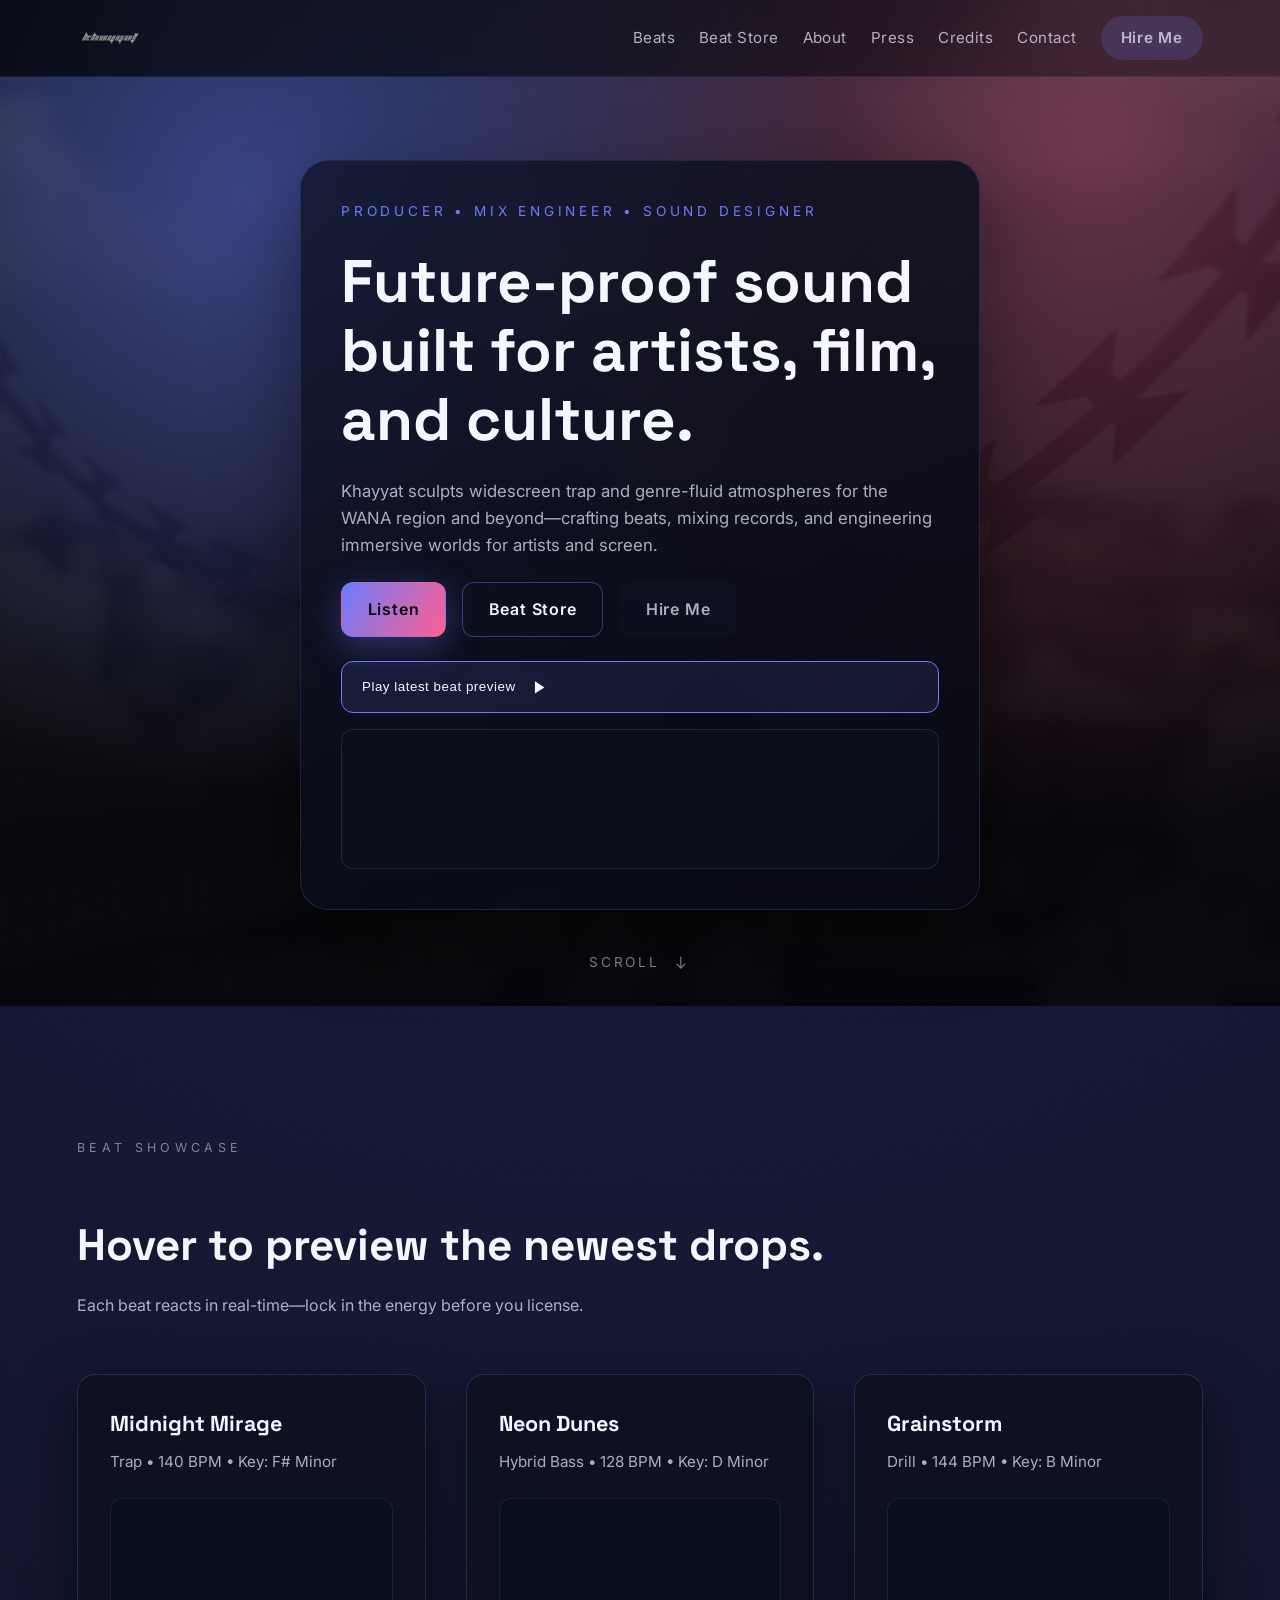
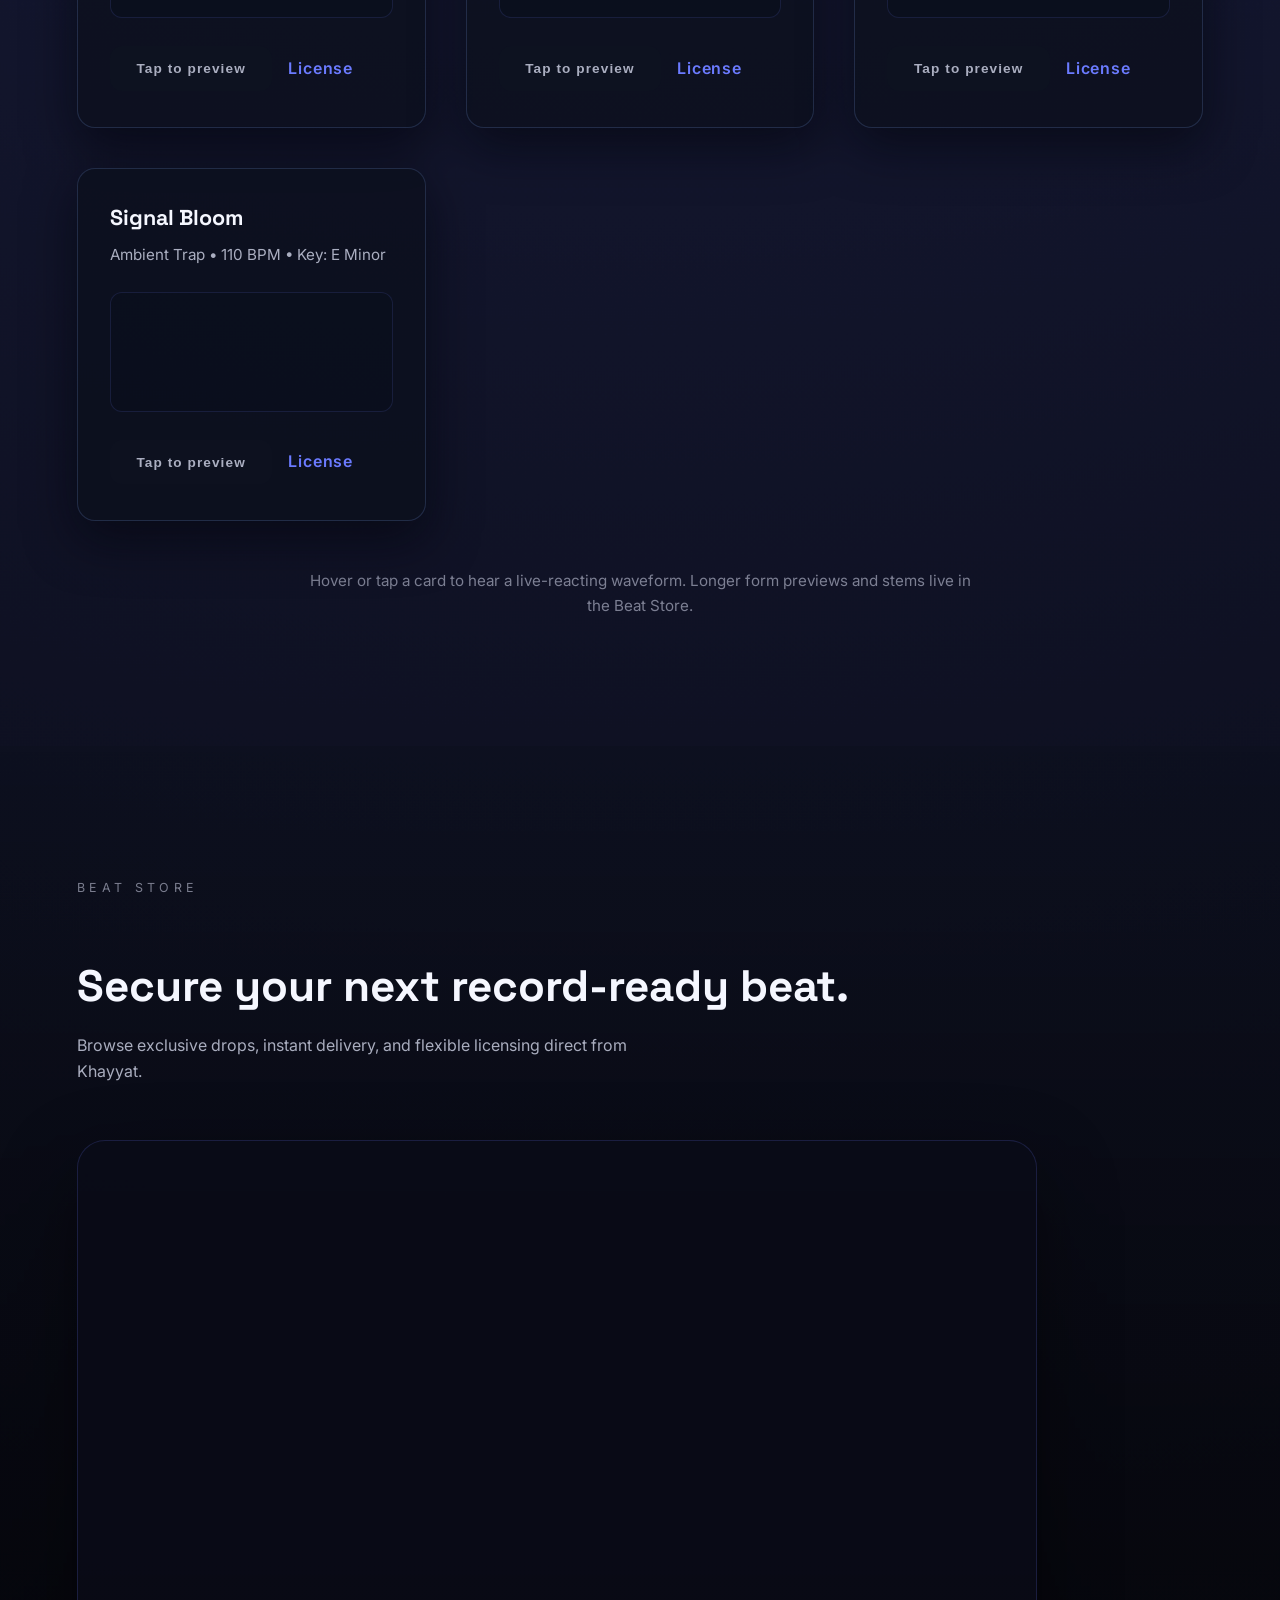
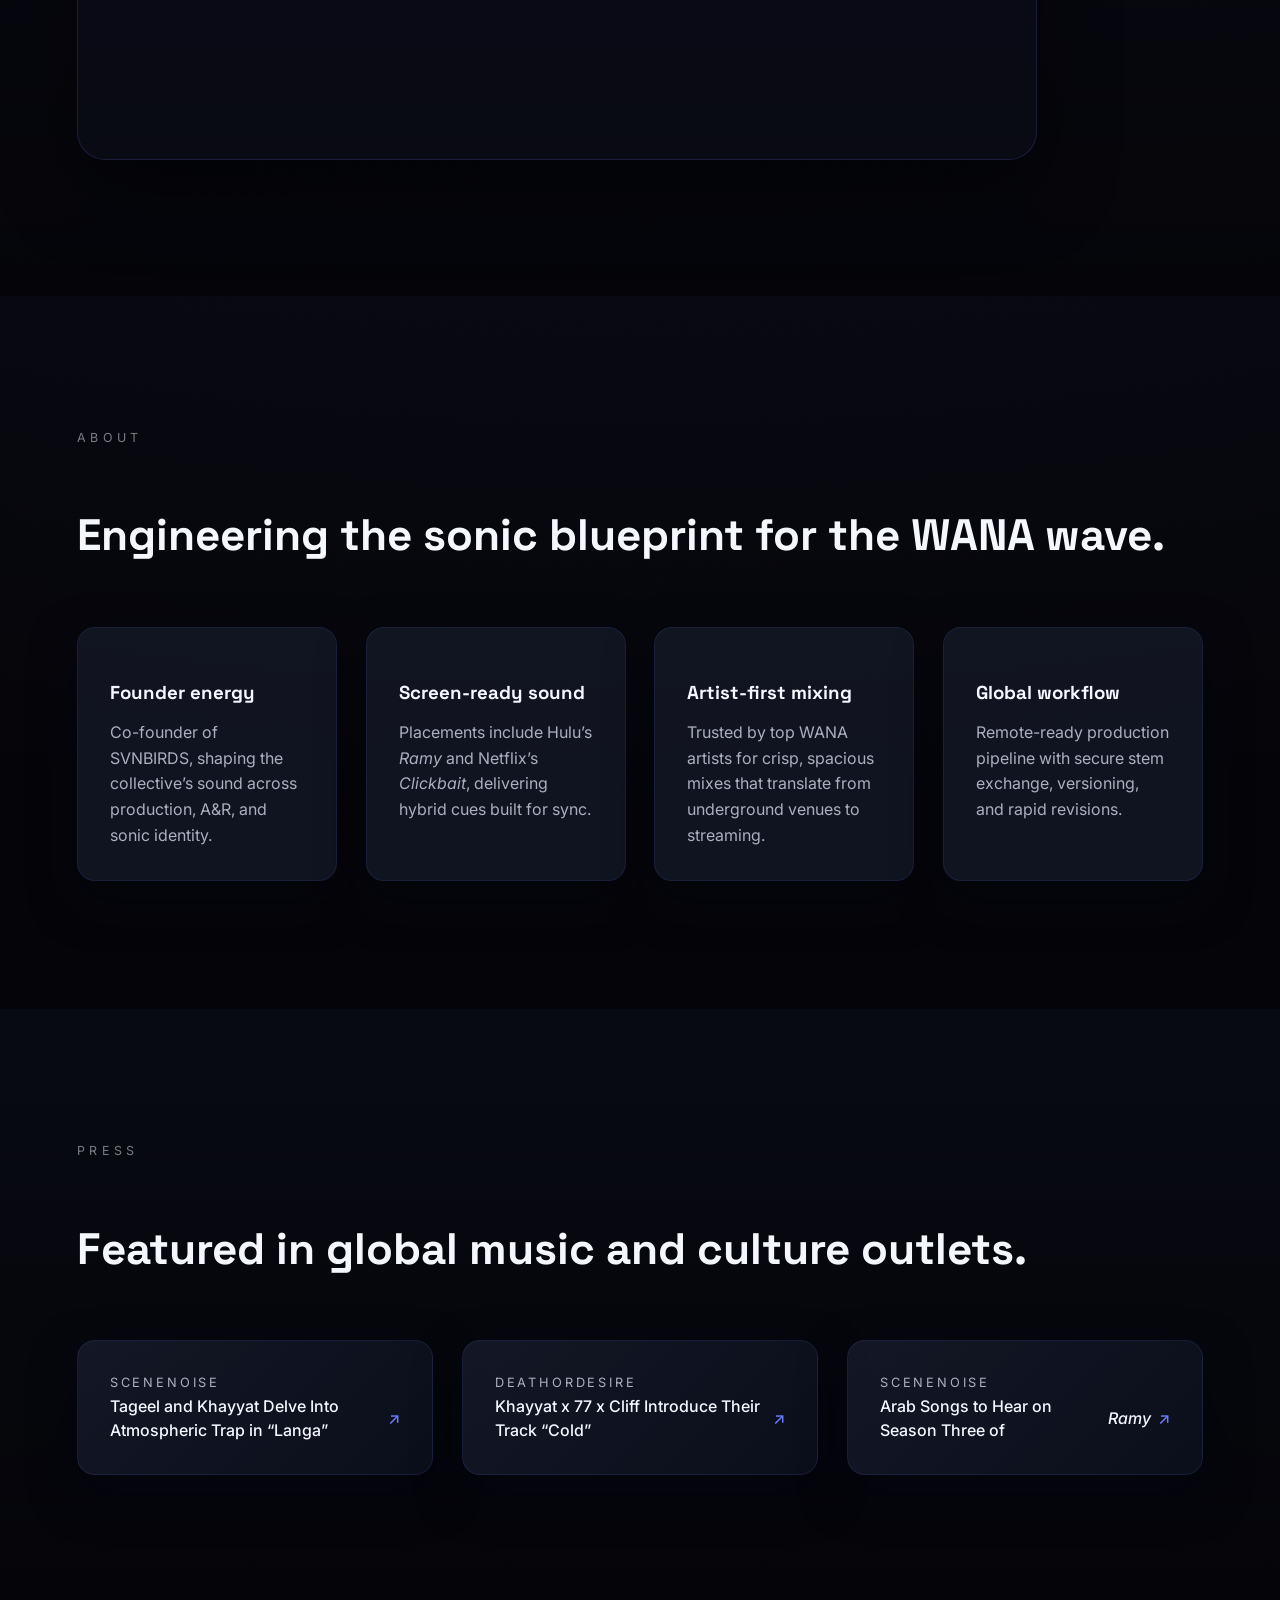
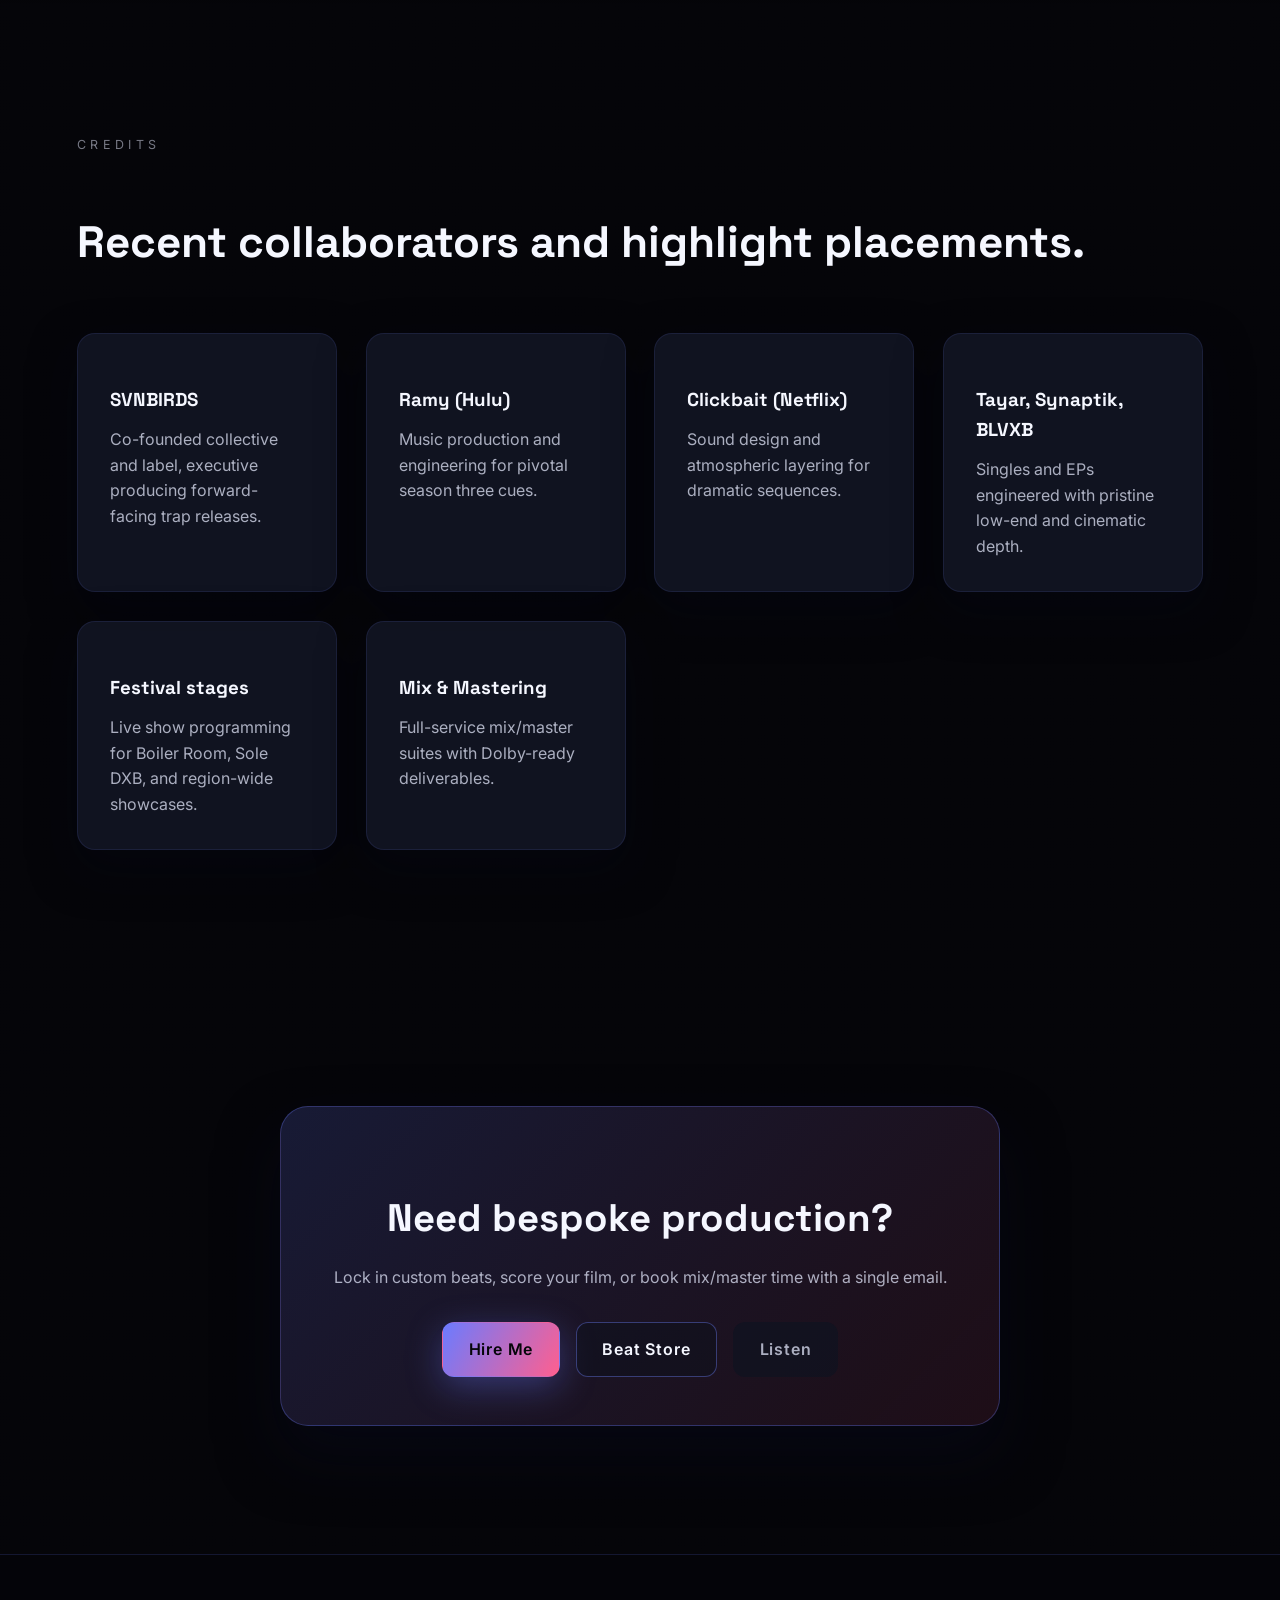
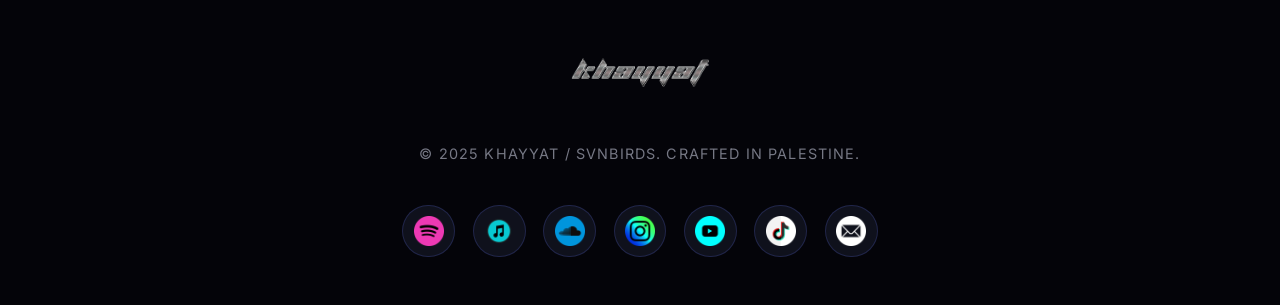
<file: index.html>
<!DOCTYPE html>
<html lang="en">
<head>
  <meta charset="UTF-8">
  <meta http-equiv="X-UA-Compatible" content="IE=edge">
  <meta name="viewport" content="width=device-width, initial-scale=1.0">
  <title>Khayyat — Producer & Sound Engineer</title>
  <meta name="description" content="Khayyat is a Palestinian producer and sound engineer sculpting future-wave hip-hop, trap, and experimental worlds for artists and film.">
  <meta name="keywords" content="Khayyat, producer, sound engineer, beats, trap, hip-hop, SVNBIRDS, Palestinian producer">
  <link rel="canonical" href="https://justkhayyat.github.io/khayyat/">
  <meta property="og:type" content="website">
  <meta property="og:title" content="Khayyat — Producer & Sound Engineer">
  <meta property="og:description" content="Hire Khayyat for cinematic trap production, engineering, and bespoke sound design.">
  <meta property="og:url" content="https://justkhayyat.github.io/khayyat/">
  <meta property="og:image" content="https://justkhayyat.github.io/khayyat/assets/khayyat-logo.png">
  <meta name="twitter:card" content="summary_large_image">
  <meta name="twitter:title" content="Khayyat — Producer & Sound Engineer">
  <meta name="twitter:description" content="Producer and mix engineer shaping the WANA sound. Explore beats, credits, and press.">
  <meta name="twitter:image" content="https://justkhayyat.github.io/khayyat/assets/khayyat-logo.png">

  <link rel="icon" type="image/png" href="assets/khayyat-favicon.png">
  <link rel="preconnect" href="https://fonts.googleapis.com">
  <link rel="preconnect" href="https://fonts.gstatic.com" crossorigin>
  <link href="https://fonts.googleapis.com/css2?family=Inter:wght@300;400;500;600;700&family=Space+Grotesk:wght@400;500;600;700&display=swap" rel="stylesheet">
  <link rel="stylesheet" href="assets/style.css">
  <script defer src="assets/app.js"></script>
</head>
<body>
  <div class="page">
    <header class="hero" id="top">
      <video class="hero__bg" src="https://cdn.coverr.co/videos/coverr-mixing-board-3755/1080p.mp4" poster="assets/bg.jpg" autoplay muted loop playsinline></video>
      <div class="hero__overlay"></div>
      <nav class="nav">
        <a class="nav__logo" href="#top" aria-label="Khayyat home">
          <img src="assets/khayyat-logo.png" alt="Khayyat logo">
        </a>
        <button class="nav__menu" aria-expanded="false" aria-controls="primary-navigation">
          <span></span><span></span><span></span>
        </button>
        <div class="nav__links" id="primary-navigation">
          <a href="#beats">Beats</a>
          <a href="#beat-store">Beat Store</a>
          <a href="#about">About</a>
          <a href="#press">Press</a>
          <a href="#credits">Credits</a>
          <a href="#contact">Contact</a>
          <a class="btn btn--nav" href="mailto:khayyat@svnbirds.com">Hire Me</a>
        </div>
      </nav>

      <div class="hero__content reveal">
        <span class="hero__kicker">Producer • Mix Engineer • Sound Designer</span>
        <h1>Future-proof sound built for artists, film, and culture.</h1>
        <p>
          Khayyat sculpts widescreen trap and genre-fluid atmospheres for the WANA region and beyond—crafting beats, mixing
          records, and engineering immersive worlds for artists and screen.
        </p>
        <div class="hero__actions">
          <a class="btn btn--primary" href="#beats">Listen</a>
          <a class="btn btn--outline" href="#beat-store">Beat Store</a>
          <a class="btn btn--ghost" href="mailto:khayyat@svnbirds.com">Hire Me</a>
        </div>
        <div class="hero__preview" data-visualizer>
          <button class="preview__button" data-preview-toggle>
            <span>Play latest beat preview</span>
            <svg viewBox="0 0 24 24" aria-hidden="true"><path d="M8 5v14l11-7z"></path></svg>
          </button>
          <canvas id="hero-wave" width="480" height="140" aria-hidden="true"></canvas>
          <audio id="hero-audio" preload="none" src="https://cdn.pixabay.com/download/audio/2022/02/17/audio_e4a5905b33.mp3?filename=808-future-bounce-18953.mp3"></audio>
        </div>
      </div>
      <div class="hero__scroll-hint" aria-hidden="true">
        <span>Scroll</span>
        <svg viewBox="0 0 24 24"><path d="M12 5v14m0 0l-5-5m5 5l5-5" stroke="currentColor" stroke-width="1.5" fill="none" stroke-linecap="round" stroke-linejoin="round"></path></svg>
      </div>
    </header>

    <main>
      <section class="section beats" id="beats">
        <div class="section__intro">
          <span class="eyebrow">Beat Showcase</span>
          <h2 class="section__title">Hover to preview the newest drops.</h2>
          <p class="section__subtitle">Each beat reacts in real-time—lock in the energy before you license.</p>
        </div>
        <div class="beats__grid">
          <article class="beat-card reveal" data-beat>
            <header class="beat-card__meta">
              <h3>Midnight Mirage</h3>
              <p>Trap • 140 BPM • Key: F# Minor</p>
            </header>
            <canvas class="beat-card__wave" width="420" height="120" aria-hidden="true"></canvas>
            <audio preload="none" src="https://cdn.pixabay.com/download/audio/2022/01/17/audio_3f89628cf8.mp3?filename=retro-trap-loop-13819.mp3"></audio>
            <footer class="beat-card__actions">
              <button class="btn btn--ghost" data-play="hover">Tap to preview</button>
              <a class="btn btn--text" href="#beat-store">License</a>
            </footer>
          </article>
          <article class="beat-card reveal" data-beat>
            <header class="beat-card__meta">
              <h3>Neon Dunes</h3>
              <p>Hybrid Bass • 128 BPM • Key: D Minor</p>
            </header>
            <canvas class="beat-card__wave" width="420" height="120" aria-hidden="true"></canvas>
            <audio preload="none" src="https://cdn.pixabay.com/download/audio/2022/02/23/audio_c564f5907a.mp3?filename=cyberpunk-moonlight-20450.mp3"></audio>
            <footer class="beat-card__actions">
              <button class="btn btn--ghost" data-play="hover">Tap to preview</button>
              <a class="btn btn--text" href="#beat-store">License</a>
            </footer>
          </article>
          <article class="beat-card reveal" data-beat>
            <header class="beat-card__meta">
              <h3>Grainstorm</h3>
              <p>Drill • 144 BPM • Key: B Minor</p>
            </header>
            <canvas class="beat-card__wave" width="420" height="120" aria-hidden="true"></canvas>
            <audio preload="none" src="https://cdn.pixabay.com/download/audio/2022/02/11/audio_8a0dacf7d2.mp3?filename=drill-fuse-18559.mp3"></audio>
            <footer class="beat-card__actions">
              <button class="btn btn--ghost" data-play="hover">Tap to preview</button>
              <a class="btn btn--text" href="#beat-store">License</a>
            </footer>
          </article>
          <article class="beat-card reveal" data-beat>
            <header class="beat-card__meta">
              <h3>Signal Bloom</h3>
              <p>Ambient Trap • 110 BPM • Key: E Minor</p>
            </header>
            <canvas class="beat-card__wave" width="420" height="120" aria-hidden="true"></canvas>
            <audio preload="none" src="https://cdn.pixabay.com/download/audio/2022/02/07/audio_d2a9efa763.mp3?filename=chill-abstract-intention-17813.mp3"></audio>
            <footer class="beat-card__actions">
              <button class="btn btn--ghost" data-play="hover">Tap to preview</button>
              <a class="btn btn--text" href="#beat-store">License</a>
            </footer>
          </article>
        </div>
        <p class="beats__note">Hover or tap a card to hear a live-reacting waveform. Longer form previews and stems live in the Beat Store.</p>
      </section>

      <section class="section section--alt beat-store" id="beat-store">
        <div class="section__intro">
          <span class="eyebrow">Beat Store</span>
          <h2 class="section__title">Secure your next record-ready beat.</h2>
          <p class="section__subtitle">Browse exclusive drops, instant delivery, and flexible licensing direct from Khayyat.</p>
        </div>
        <div class="store__embed reveal">
          <iframe src="https://solo.airbit.com/3160247?store=1" loading="lazy" title="Khayyat Beat Store" allow="autoplay"></iframe>
        </div>
      </section>

      <section class="section about" id="about">
        <div class="section__intro">
          <span class="eyebrow">About</span>
          <h2 class="section__title">Engineering the sonic blueprint for the WANA wave.</h2>
        </div>
        <div class="tile-grid">
          <article class="tile reveal">
            <h3>Founder energy</h3>
            <p>Co-founder of SVNBIRDS, shaping the collective’s sound across production, A&R, and sonic identity.</p>
          </article>
          <article class="tile reveal">
            <h3>Screen-ready sound</h3>
            <p>Placements include Hulu’s <em>Ramy</em> and Netflix’s <em>Clickbait</em>, delivering hybrid cues built for sync.</p>
          </article>
          <article class="tile reveal">
            <h3>Artist-first mixing</h3>
            <p>Trusted by top WANA artists for crisp, spacious mixes that translate from underground venues to streaming.</p>
          </article>
          <article class="tile reveal">
            <h3>Global workflow</h3>
            <p>Remote-ready production pipeline with secure stem exchange, versioning, and rapid revisions.</p>
          </article>
        </div>
      </section>

      <section class="section section--alt press" id="press">
        <div class="section__intro">
          <span class="eyebrow">Press</span>
          <h2 class="section__title">Featured in global music and culture outlets.</h2>
        </div>
        <div class="tile-grid tile-grid--press">
          <article class="tile tile--press reveal">
            <p class="tile__source">SceneNoise</p>
            <a href="https://scenenoise.com/New-Music/Tageel-and-Khayyat-Delve-Into-Atmospheric-Trap-in-Langa" target="_blank" rel="noopener">Tageel and Khayyat Delve Into Atmospheric Trap in “Langa”</a>
          </article>
          <article class="tile tile--press reveal">
            <p class="tile__source">DeathOrDesire</p>
            <a href="https://www.deathordesire.com/post/khayyat-x-77-x-cliff-introduce-their-amazing-track-cold" target="_blank" rel="noopener">Khayyat x 77 x Cliff Introduce Their Track “Cold”</a>
          </article>
          <article class="tile tile--press reveal">
            <p class="tile__source">SceneNoise</p>
            <a href="https://scenenoise.com/Features/Here-are-All-the-Arab-Songs-You-Can-Hear-on-Season-Three-of-Ramy" target="_blank" rel="noopener">Arab Songs to Hear on Season Three of <em>Ramy</em></a>
          </article>
        </div>
      </section>

      <section class="section credits" id="credits">
        <div class="section__intro">
          <span class="eyebrow">Credits</span>
          <h2 class="section__title">Recent collaborators and highlight placements.</h2>
        </div>
        <div class="tile-grid tile-grid--credits">
          <article class="tile reveal">
            <h3>SVNBIRDS</h3>
            <p>Co-founded collective and label, executive producing forward-facing trap releases.</p>
          </article>
          <article class="tile reveal">
            <h3>Ramy (Hulu)</h3>
            <p>Music production and engineering for pivotal season three cues.</p>
          </article>
          <article class="tile reveal">
            <h3>Clickbait (Netflix)</h3>
            <p>Sound design and atmospheric layering for dramatic sequences.</p>
          </article>
          <article class="tile reveal">
            <h3>Tayar, Synaptik, BLVXB</h3>
            <p>Singles and EPs engineered with pristine low-end and cinematic depth.</p>
          </article>
          <article class="tile reveal">
            <h3>Festival stages</h3>
            <p>Live show programming for Boiler Room, Sole DXB, and region-wide showcases.</p>
          </article>
          <article class="tile reveal">
            <h3>Mix & Mastering</h3>
            <p>Full-service mix/master suites with Dolby-ready deliverables.</p>
          </article>
        </div>
      </section>

      <section class="section ctas" id="contact">
        <div class="cta-panel reveal">
          <h2>Need bespoke production?</h2>
          <p>Lock in custom beats, score your film, or book mix/master time with a single email.</p>
          <div class="cta-panel__actions">
            <a class="btn btn--primary" href="mailto:khayyat@svnbirds.com">Hire Me</a>
            <a class="btn btn--outline" href="https://solo.airbit.com/3160247?store=1" target="_blank" rel="noopener">Beat Store</a>
            <a class="btn btn--ghost" href="https://open.spotify.com/artist/0ZymXKuHy9Sqg2X5IEwLut" target="_blank" rel="noopener">Listen</a>
          </div>
        </div>
      </section>
    </main>

    <footer class="footer">
      <div class="footer__meta">
        <img src="assets/khayyat-logo.png" alt="Khayyat logo">
        <p>© 2025 Khayyat / SVNBIRDS. Crafted in Palestine.</p>
      </div>
      <div class="footer__links">
        <a href="https://open.spotify.com/artist/0ZymXKuHy9Sqg2X5IEwLut" target="_blank" rel="noopener" aria-label="Spotify">
          <img src="assets/spotify.png" alt="Spotify">
        </a>
        <a href="https://music.apple.com/us/artist/khayyat/1506357526" target="_blank" rel="noopener" aria-label="Apple Music">
          <img src="assets/apple.png" alt="Apple Music">
        </a>
        <a href="https://soundcloud.com/khvyyvt" target="_blank" rel="noopener" aria-label="SoundCloud">
          <img src="assets/soundcloud.png" alt="SoundCloud">
        </a>
        <a href="https://www.instagram.com/justkhayyat" target="_blank" rel="noopener" aria-label="Instagram">
          <img src="assets/instagram.png" alt="Instagram">
        </a>
        <a href="https://www.youtube.com/channel/UCFMWgyOG83sIt6dW6zplMyg" target="_blank" rel="noopener" aria-label="YouTube">
          <img src="assets/youtube.png" alt="YouTube">
        </a>
        <a href="https://www.tiktok.com/@justkhayyat" target="_blank" rel="noopener" aria-label="TikTok">
          <img src="assets/tiktok.png" alt="TikTok">
        </a>
        <a href="mailto:khayyat@svnbirds.com" aria-label="Email">
          <img src="assets/email.png" alt="Email">
        </a>
      </div>
    </footer>
  </div>

  <script type="application/ld+json">
  {
    "@context": "https://schema.org",
    "@type": "Person",
    "name": "Khayyat",
    "jobTitle": "Music Producer & Sound Engineer",
    "url": "https://justkhayyat.github.io/khayyat/",
    "image": "https://justkhayyat.github.io/khayyat/assets/khayyat-logo.png",
    "sameAs": [
      "https://open.spotify.com/artist/0ZymXKuHy9Sqg2X5IEwLut",
      "https://soundcloud.com/khvyyvt",
      "https://www.instagram.com/justkhayyat"
    ]
  }
  </script>
</body>
</html>
</file>
<file: assets/style.css>
/* Global tokens */
:root {
  --bg: #050509;
  --bg-alt: #0b0d16;
  --surface: rgba(12, 16, 29, 0.72);
  --surface-alt: rgba(24, 29, 46, 0.64);
  --card-border: rgba(130, 170, 255, 0.18);
  --accent: #6b7bff;
  --accent-soft: rgba(107, 123, 255, 0.2);
  --accent-hot: #ff5f8f;
  --text-primary: #f5f7ff;
  --text-secondary: rgba(231, 235, 255, 0.72);
  --text-muted: rgba(231, 235, 255, 0.5);
  --shadow-lg: 0 30px 80px rgba(0, 0, 0, 0.45);
  --radius-lg: 28px;
  --radius-md: 18px;
  --radius-sm: 12px;
  --max-width: 1200px;
  --transition: 180ms cubic-bezier(0.4, 0, 0.2, 1);
}

* {
  box-sizing: border-box;
}

html, body {
  margin: 0;
  padding: 0;
  min-height: 100%;
  background: radial-gradient(circle at top, rgba(36, 43, 92, 0.75), rgba(5, 5, 9, 0.95) 60%), var(--bg);
  color: var(--text-primary);
  font-family: 'Inter', 'Space Grotesk', system-ui, -apple-system, BlinkMacSystemFont, 'Segoe UI', sans-serif;
  scroll-behavior: smooth;
}

body {
  line-height: 1.6;
}

a {
  color: inherit;
}

a:hover,
a:focus-visible {
  color: var(--accent);
}

img {
  max-width: 100%;
  display: block;
}

.page {
  position: relative;
  overflow-x: hidden;
}

/* Navigation */
.nav {
  position: fixed;
  top: 0;
  left: 0;
  right: 0;
  z-index: 10;
  display: flex;
  align-items: center;
  justify-content: space-between;
  padding: 1rem 6vw;
  background: linear-gradient(90deg, rgba(5, 5, 9, 0.8), rgba(5, 5, 9, 0.35));
  backdrop-filter: blur(12px);
  border-bottom: 1px solid rgba(107, 123, 255, 0.14);
}

.nav__logo {
  display: inline-flex;
  align-items: center;
  gap: 0.5rem;
  font-family: 'Space Grotesk', sans-serif;
  font-weight: 600;
  letter-spacing: 0.1em;
}

.nav__logo img {
  height: 44px;
  width: auto;
}

.nav__links {
  display: flex;
  align-items: center;
  gap: 1.5rem;
  font-size: 0.95rem;
  letter-spacing: 0.03em;
}

.nav__links a {
  text-decoration: none;
  color: var(--text-secondary);
  transition: color var(--transition);
}

.nav__links a:hover,
.nav__links a:focus-visible {
  color: var(--text-primary);
}

.nav__menu {
  display: none;
  background: none;
  border: none;
  color: var(--text-primary);
  cursor: pointer;
  width: 42px;
  height: 42px;
  align-items: center;
  justify-content: center;
  gap: 6px;
  flex-direction: column;
  padding: 6px;
}

.nav__menu span {
  display: block;
  width: 100%;
  height: 2px;
  background: currentColor;
  border-radius: 999px;
  transition: transform var(--transition), opacity var(--transition);
}

/* Hero */
.hero {
  position: relative;
  min-height: 100vh;
  display: grid;
  place-items: center;
  text-align: left;
  padding: 10rem 6vw 6rem;
  isolation: isolate;
}

.hero__bg {
  position: absolute;
  inset: 0;
  width: 100%;
  height: 100%;
  object-fit: cover;
  opacity: 0.55;
  filter: saturate(0.7) contrast(1.1);
  z-index: -3;
}

.hero__overlay {
  position: absolute;
  inset: 0;
  background: radial-gradient(circle at 20% 20%, rgba(107, 123, 255, 0.45), transparent 45%),
              radial-gradient(circle at 85% 15%, rgba(255, 95, 143, 0.35), transparent 50%),
              linear-gradient(180deg, rgba(5, 5, 9, 0.6) 0%, rgba(5, 5, 9, 0.95) 80%);
  z-index: -2;
}

.hero__content {
  max-width: 680px;
  display: flex;
  flex-direction: column;
  gap: 1.5rem;
  padding: 2.5rem;
  background: linear-gradient(135deg, rgba(14, 18, 36, 0.76), rgba(9, 10, 20, 0.92));
  border-radius: var(--radius-lg);
  box-shadow: var(--shadow-lg);
  border: 1px solid rgba(111, 127, 250, 0.2);
  backdrop-filter: blur(18px);
}

.hero__kicker {
  font-size: 0.85rem;
  letter-spacing: 0.28em;
  text-transform: uppercase;
  color: var(--accent);
}

.hero h1 {
  font-family: 'Space Grotesk', sans-serif;
  font-size: clamp(2.5rem, 3.5vw + 1.5rem, 3.75rem);
  line-height: 1.15;
  margin: 0;
}

.hero p {
  margin: 0;
  font-size: 1.05rem;
  color: var(--text-secondary);
}

.hero__actions {
  display: flex;
  flex-wrap: wrap;
  gap: 1rem;
}

.hero__preview {
  display: flex;
  flex-direction: column;
  gap: 1rem;
}

.preview__button {
  display: inline-flex;
  align-items: center;
  gap: 0.75rem;
  padding: 0.9rem 1.25rem;
  border-radius: var(--radius-sm);
  border: 1px solid var(--accent);
  background: rgba(107, 123, 255, 0.12);
  color: var(--text-primary);
  font-weight: 500;
  letter-spacing: 0.04em;
  cursor: pointer;
  transition: transform var(--transition), box-shadow var(--transition), background var(--transition);
}

.preview__button:hover,
.preview__button:focus-visible {
  transform: translateY(-2px);
  box-shadow: 0 15px 40px rgba(107, 123, 255, 0.25);
  background: rgba(107, 123, 255, 0.24);
}

.preview__button svg {
  width: 1.3rem;
  height: 1.3rem;
  fill: currentColor;
}

.hero__preview canvas {
  width: 100%;
  height: 140px;
  border-radius: var(--radius-sm);
  background: rgba(13, 17, 30, 0.75);
  border: 1px solid rgba(107, 123, 255, 0.18);
}

.hero__scroll-hint {
  position: absolute;
  bottom: 2rem;
  left: 50%;
  transform: translateX(-50%);
  display: inline-flex;
  align-items: center;
  gap: 0.75rem;
  color: var(--text-muted);
  font-size: 0.85rem;
  letter-spacing: 0.2em;
  text-transform: uppercase;
  animation: floaty 2.8s ease-in-out infinite;
}

.hero__scroll-hint svg {
  width: 1.2rem;
  height: 1.2rem;
}

/* Buttons */
.btn {
  display: inline-flex;
  align-items: center;
  justify-content: center;
  gap: 0.5rem;
  padding: 0.85rem 1.6rem;
  border-radius: var(--radius-sm);
  font-weight: 600;
  letter-spacing: 0.05em;
  text-decoration: none;
  transition: transform var(--transition), box-shadow var(--transition), background var(--transition), color var(--transition);
  border: 1px solid transparent;
  cursor: pointer;
}

.btn--primary {
  background: linear-gradient(120deg, var(--accent) 0%, var(--accent-hot) 100%);
  color: #050509;
  box-shadow: 0 10px 35px rgba(107, 123, 255, 0.35);
}

.btn--primary:hover,
.btn--primary:focus-visible {
  transform: translateY(-2px);
  box-shadow: 0 14px 45px rgba(107, 123, 255, 0.5);
}

.btn--outline {
  border-color: rgba(111, 127, 250, 0.4);
  background: rgba(12, 16, 29, 0.5);
  color: var(--text-primary);
}

.btn--outline:hover,
.btn--outline:focus-visible {
  background: rgba(111, 127, 250, 0.2);
}

.btn--ghost {
  border-color: transparent;
  background: rgba(15, 19, 33, 0.65);
  color: var(--text-secondary);
}

.btn--ghost:hover,
.btn--ghost:focus-visible {
  color: var(--text-primary);
  background: rgba(107, 123, 255, 0.16);
}

.btn--text {
  background: none;
  color: var(--accent);
  padding-inline: 0;
  border: none;
}

.btn--nav {
  padding: 0.55rem 1.2rem;
  background: rgba(107, 123, 255, 0.18);
  border-radius: 999px;
  color: var(--text-primary);
}

.btn--nav:hover,
.btn--nav:focus-visible {
  background: rgba(107, 123, 255, 0.32);
}

/* Sections */
.section {
  padding: 8rem 6vw;
  position: relative;
}

.section--alt {
  background: linear-gradient(180deg, rgba(12, 16, 29, 0.5) 0%, rgba(5, 5, 9, 0.9) 100%);
}

.section__intro {
  max-width: var(--max-width);
  margin: 0 auto 3.5rem;
  text-align: left;
}

.section__title {
  font-family: 'Space Grotesk', sans-serif;
  font-size: clamp(2rem, 2vw + 1.5rem, 2.75rem);
  margin-bottom: 0.75rem;
}

.section__subtitle {
  color: var(--text-secondary);
  margin: 0;
  max-width: 580px;
}

.eyebrow {
  display: inline-block;
  font-size: 0.78rem;
  letter-spacing: 0.35em;
  text-transform: uppercase;
  color: var(--text-muted);
  margin-bottom: 1rem;
}

/* Beat grid */
.beats__grid {
  max-width: var(--max-width);
  margin: 0 auto;
  display: grid;
  gap: 2.5rem;
  grid-template-columns: repeat(auto-fit, minmax(260px, 1fr));
}

.beat-card {
  position: relative;
  padding: 2rem;
  border-radius: var(--radius-md);
  background: var(--surface);
  border: 1px solid var(--card-border);
  box-shadow: 0 18px 50px rgba(4, 5, 13, 0.6);
  display: flex;
  flex-direction: column;
  gap: 1.5rem;
  transition: transform var(--transition), border-color var(--transition), box-shadow var(--transition);
}

.beat-card:hover {
  transform: translateY(-8px);
  border-color: rgba(107, 123, 255, 0.4);
  box-shadow: 0 24px 70px rgba(8, 10, 28, 0.7);
}

.beat-card__meta h3 {
  margin: 0 0 0.5rem;
  font-size: 1.35rem;
  font-family: 'Space Grotesk', sans-serif;
}

.beat-card__meta p {
  margin: 0;
  color: var(--text-secondary);
  font-size: 0.95rem;
}

.beat-card__wave {
  width: 100%;
  height: 120px;
  border-radius: var(--radius-sm);
  background: rgba(12, 16, 29, 0.65);
  border: 1px solid rgba(107, 123, 255, 0.14);
}

.beat-card__actions {
  display: flex;
  flex-wrap: wrap;
  gap: 1rem;
  align-items: center;
}

.beat-card button[data-play] {
  font-size: 0.85rem;
  letter-spacing: 0.08em;
}

.beats__note {
  margin: 3rem auto 0;
  max-width: 680px;
  text-align: center;
  color: var(--text-muted);
  font-size: 0.95rem;
}

/* Store */
.store__embed iframe {
  width: min(100%, 960px);
  height: 620px;
  border-radius: var(--radius-lg);
  border: 1px solid rgba(107, 123, 255, 0.18);
  box-shadow: var(--shadow-lg);
  background: rgba(10, 12, 24, 0.8);
}

/* Tiles */
.tile-grid {
  max-width: var(--max-width);
  margin: 0 auto;
  display: grid;
  gap: 1.8rem;
  grid-template-columns: repeat(auto-fit, minmax(240px, 1fr));
}

.tile {
  padding: 2rem;
  border-radius: var(--radius-md);
  background: var(--surface-alt);
  border: 1px solid rgba(107, 123, 255, 0.12);
  box-shadow: 0 18px 45px rgba(4, 6, 18, 0.5);
  transition: transform var(--transition), border var(--transition);
}

.tile:hover {
  transform: translateY(-6px);
  border-color: rgba(107, 123, 255, 0.28);
}

.tile h3 {
  font-family: 'Space Grotesk', sans-serif;
  margin-bottom: 0.75rem;
}

.tile p {
  margin: 0;
  color: var(--text-secondary);
}

.tile-grid--press {
  grid-template-columns: repeat(auto-fit, minmax(280px, 1fr));
}

.tile--press {
  background: linear-gradient(135deg, rgba(24, 28, 45, 0.8), rgba(12, 16, 29, 0.9));
}

.tile__source {
  font-size: 0.8rem;
  letter-spacing: 0.22em;
  text-transform: uppercase;
  color: var(--text-muted);
  margin-bottom: 1rem;
}

.tile--press a {
  text-decoration: none;
  font-weight: 500;
  color: var(--text-primary);
  line-height: 1.5;
  display: inline-flex;
  gap: 0.45rem;
  align-items: center;
}

.tile--press a::after {
  content: '↗';
  font-size: 1rem;
  color: var(--accent);
  transition: transform var(--transition);
}

.tile--press a:hover::after {
  transform: translate(2px, -2px);
}

.tile-grid--credits {
  grid-template-columns: repeat(auto-fit, minmax(220px, 1fr));
}

/* CTA Panel */
.cta-panel {
  max-width: 720px;
  margin: 0 auto;
  padding: 3rem;
  background: linear-gradient(135deg, rgba(107, 123, 255, 0.18), rgba(255, 95, 143, 0.1));
  border-radius: var(--radius-lg);
  border: 1px solid rgba(107, 123, 255, 0.3);
  text-align: center;
  box-shadow: 0 30px 60px rgba(8, 10, 26, 0.55);
}

.cta-panel h2 {
  font-family: 'Space Grotesk', sans-serif;
  font-size: clamp(2rem, 1.2vw + 1.8rem, 2.4rem);
  margin-bottom: 0.75rem;
}

.cta-panel p {
  color: var(--text-secondary);
  margin-bottom: 2rem;
}

.cta-panel__actions {
  display: flex;
  flex-wrap: wrap;
  justify-content: center;
  gap: 1rem;
}

/* Footer */
.footer {
  padding: 4rem 6vw 3rem;
  background: rgba(5, 5, 9, 0.92);
  border-top: 1px solid rgba(107, 123, 255, 0.16);
  display: flex;
  flex-direction: column;
  gap: 2.5rem;
  align-items: center;
  text-align: center;
}

.footer__meta img {
  width: 160px;
  margin: 0 auto 1rem;
}

.footer__meta p {
  margin: 0;
  color: var(--text-muted);
  font-size: 0.9rem;
  letter-spacing: 0.08em;
  text-transform: uppercase;
}

.footer__links {
  display: flex;
  flex-wrap: wrap;
  justify-content: center;
  gap: 1.1rem;
}

.footer__links a {
  display: inline-flex;
  padding: 0.65rem;
  border-radius: 50%;
  background: rgba(20, 24, 38, 0.7);
  border: 1px solid rgba(107, 123, 255, 0.2);
  transition: transform var(--transition), border-color var(--transition), background var(--transition);
}

.footer__links a:hover,
.footer__links a:focus-visible {
  transform: translateY(-3px);
  border-color: rgba(107, 123, 255, 0.45);
  background: rgba(107, 123, 255, 0.18);
}

.footer__links img {
  width: 30px;
  height: 30px;
  filter: invert(1);
}

/* Reveal animations */
.reveal {
  opacity: 0;
  transform: translateY(40px);
  transition: opacity 600ms ease, transform 600ms ease;
}

.reveal.is-visible {
  opacity: 1;
  transform: translateY(0);
}

/* Micro interaction keyframes */
@keyframes floaty {
  0%, 100% { transform: translate(-50%, 0); }
  50% { transform: translate(-50%, -10px); }
}

/* Responsive */
@media (max-width: 980px) {
  .nav__menu {
    display: inline-flex;
  }

  .nav__links {
    position: absolute;
    top: 100%;
    right: 6vw;
    margin-top: 1rem;
    padding: 1.5rem;
    border-radius: var(--radius-md);
    background: rgba(8, 10, 20, 0.95);
    border: 1px solid rgba(107, 123, 255, 0.18);
    box-shadow: 0 20px 45px rgba(2, 3, 9, 0.6);
    flex-direction: column;
    align-items: flex-start;
    gap: 1.1rem;
    min-width: 220px;
    opacity: 0;
    pointer-events: none;
    transform: translateY(-10px);
    transition: opacity var(--transition), transform var(--transition);
  }

  .nav__links.is-open {
    opacity: 1;
    pointer-events: auto;
    transform: translateY(0);
  }

  .nav__links .btn--nav {
    width: 100%;
    justify-content: center;
  }

  .nav__menu[aria-expanded="true"] span:nth-child(1) {
    transform: translateY(8px) rotate(45deg);
  }

  .nav__menu[aria-expanded="true"] span:nth-child(2) {
    opacity: 0;
  }

  .nav__menu[aria-expanded="true"] span:nth-child(3) {
    transform: translateY(-8px) rotate(-45deg);
  }

  .hero {
    padding-top: 8rem;
  }

  .hero__content {
    padding: 2rem;
  }
}

@media (max-width: 720px) {
  .section {
    padding: 6rem 6vw;
  }

  .hero__content {
    padding: 1.75rem;
    gap: 1.25rem;
  }

  .hero__preview canvas {
    height: 110px;
  }

  .beat-card {
    padding: 1.6rem;
  }

  .cta-panel {
    padding: 2.25rem;
  }
}

@media (max-width: 540px) {
  .nav {
    padding-inline: 5vw;
  }

  .nav__logo img {
    height: 36px;
  }

  .hero {
    padding: 7.5rem 5vw 4rem;
  }

  .hero__scroll-hint {
    display: none;
  }

  .hero__actions {
    flex-direction: column;
    align-items: stretch;
  }

  .hero__preview canvas {
    height: 100px;
  }

  .store__embed iframe {
    height: 540px;
  }

  .footer__links {
    gap: 0.75rem;
  }
}

/* Optional module placeholder */
.webgl-ready {
  position: fixed;
  inset: 0;
  pointer-events: none;
  z-index: -4;
}
</file>
